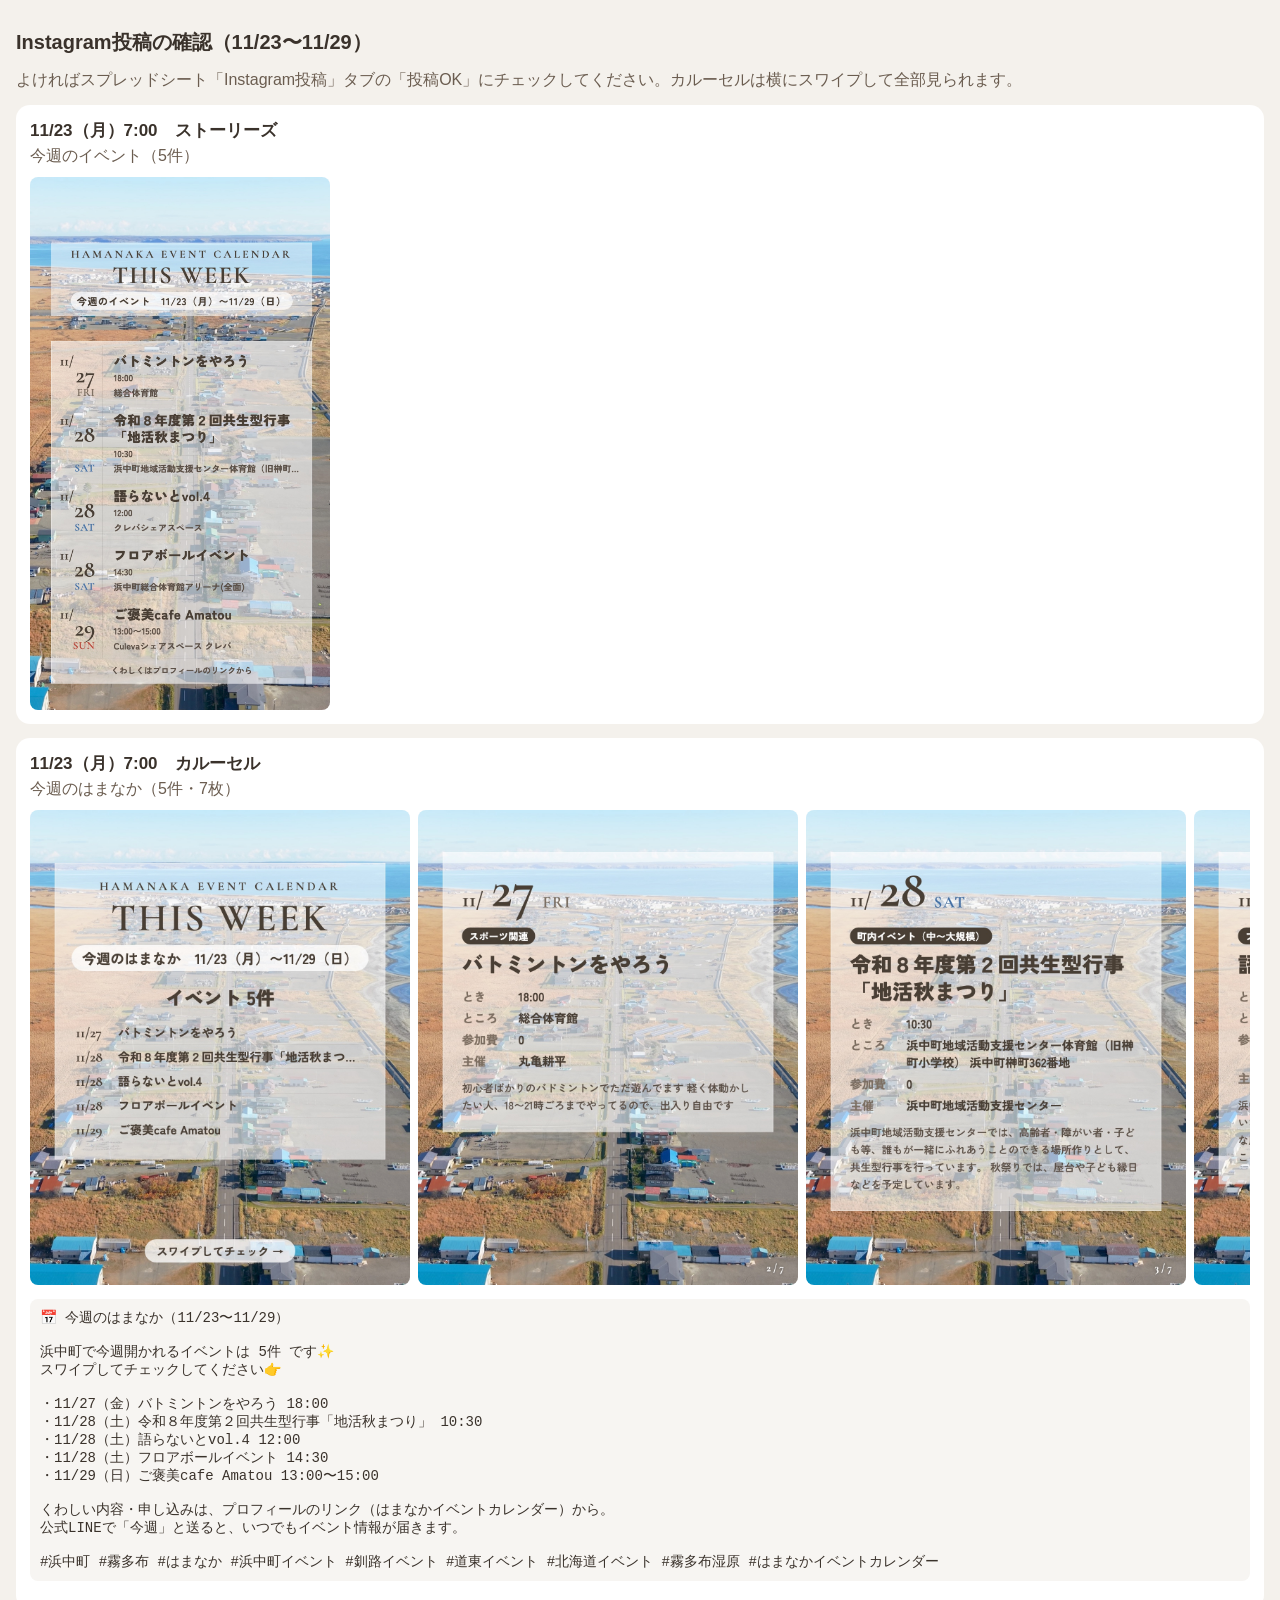
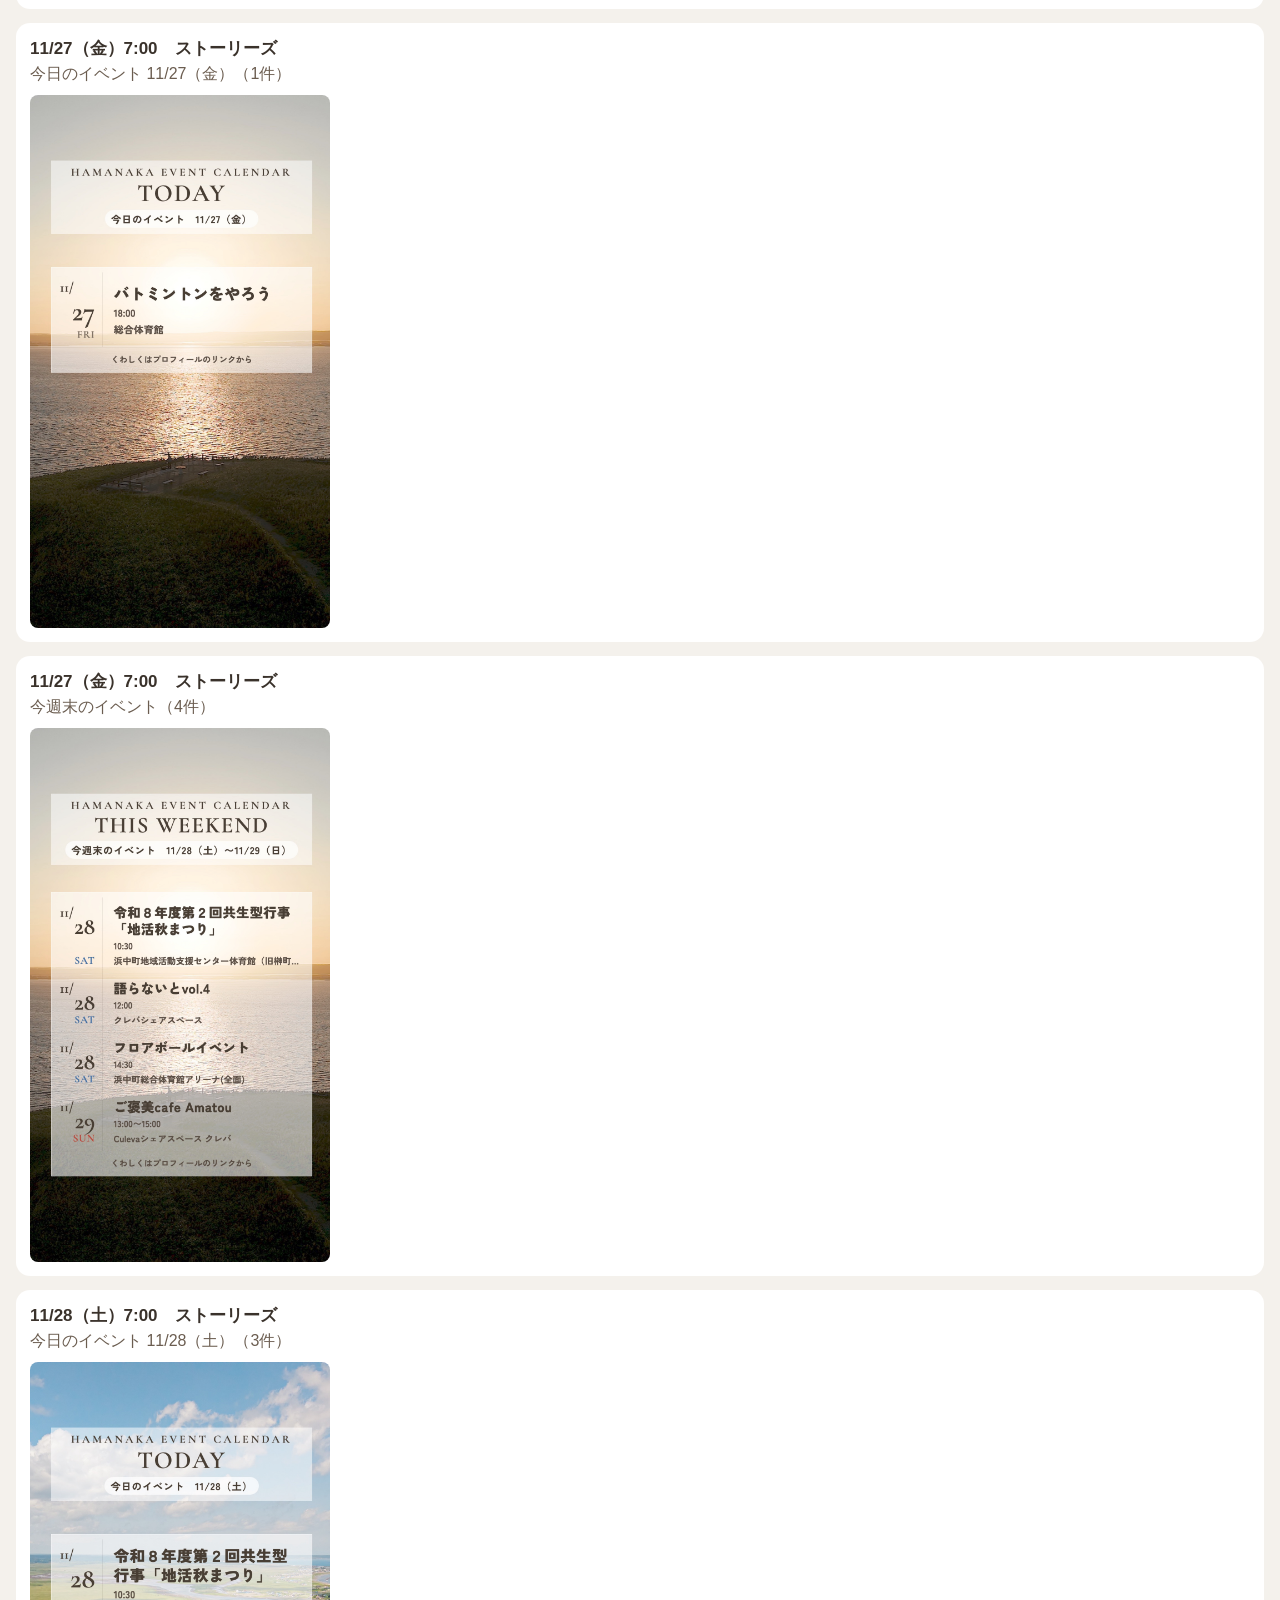
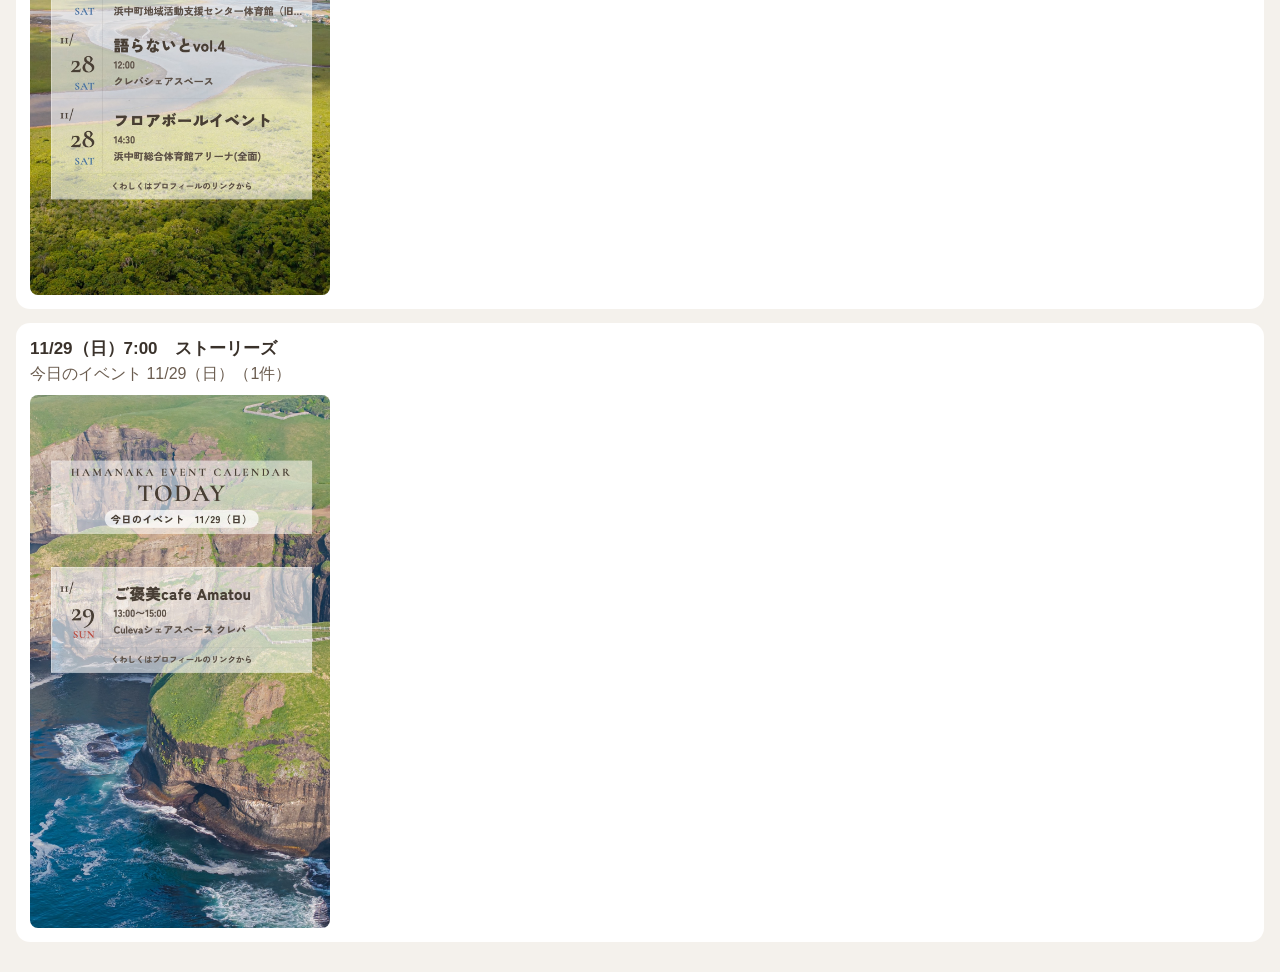
<file: ig/2026-11-23/index.html>
<!doctype html><html lang="ja"><head><meta charset="utf-8"><meta name="viewport" content="width=device-width,initial-scale=1">
<meta name="robots" content="noindex,nofollow"><title>Instagram投稿の確認 11/23〜</title>
<style>body{font-family:sans-serif;margin:0;padding:16px;background:#f4f1ec;color:#3a322b}h1{font-size:20px}
section{background:#fff;border-radius:14px;padding:14px;margin:14px 0}h2{font-size:17px;margin:0 0 4px}p{margin:0 0 10px;color:#6b5d50}
.imgs{display:flex;gap:8px;overflow-x:auto;scroll-snap-type:x mandatory}.imgs img{scroll-snap-align:start;border-radius:8px;flex:0 0 auto}
.story img{width:min(62vw,300px)}.carousel img{width:min(80vw,380px)}pre{white-space:pre-wrap;font-size:14px;background:#f7f5f2;padding:10px;border-radius:8px}</style></head>
<body><h1>Instagram投稿の確認（11/23〜11/29）</h1>
<p>よければスプレッドシート「Instagram投稿」タブの「投稿OK」にチェックしてください。カルーセルは横にスワイプして全部見られます。</p>
<section><h2>11/23（月）7:00　ストーリーズ</h2><p>今週のイベント（5件）</p><div class="imgs story"><img src="s_week.jpg" loading="lazy"></div></section><section><h2>11/23（月）7:00　カルーセル</h2><p>今週のはまなか（5件・7枚）</p><div class="imgs carousel"><img src="c_01.jpg" loading="lazy"><img src="c_02.jpg" loading="lazy"><img src="c_03.jpg" loading="lazy"><img src="c_04.jpg" loading="lazy"><img src="c_05.jpg" loading="lazy"><img src="c_06.jpg" loading="lazy"><img src="c_07.jpg" loading="lazy"></div><pre>📅 今週のはまなか（11/23〜11/29）

浜中町で今週開かれるイベントは 5件 です✨
スワイプしてチェックしてください👉

・11/27（金）バトミントンをやろう 18:00
・11/28（土）令和８年度第２回共生型行事「地活秋まつり」 10:30
・11/28（土）語らないとvol.4 12:00
・11/28（土）フロアボールイベント 14:30
・11/29（日）ご褒美cafe Amatou 13:00〜15:00

くわしい内容・申し込みは、プロフィールのリンク（はまなかイベントカレンダー）から。
公式LINEで「今週」と送ると、いつでもイベント情報が届きます。

#浜中町 #霧多布 #はまなか #浜中町イベント #釧路イベント #道東イベント #北海道イベント #霧多布湿原 #はまなかイベントカレンダー</pre></section><section><h2>11/27（金）7:00　ストーリーズ</h2><p>今日のイベント 11/27（金）（1件）</p><div class="imgs story"><img src="s_today_2026-11-27.jpg" loading="lazy"></div></section><section><h2>11/27（金）7:00　ストーリーズ</h2><p>今週末のイベント（4件）</p><div class="imgs story"><img src="s_weekend.jpg" loading="lazy"></div></section><section><h2>11/28（土）7:00　ストーリーズ</h2><p>今日のイベント 11/28（土）（3件）</p><div class="imgs story"><img src="s_today_2026-11-28.jpg" loading="lazy"></div></section><section><h2>11/29（日）7:00　ストーリーズ</h2><p>今日のイベント 11/29（日）（1件）</p><div class="imgs story"><img src="s_today_2026-11-29.jpg" loading="lazy"></div></section></body></html>
</file>
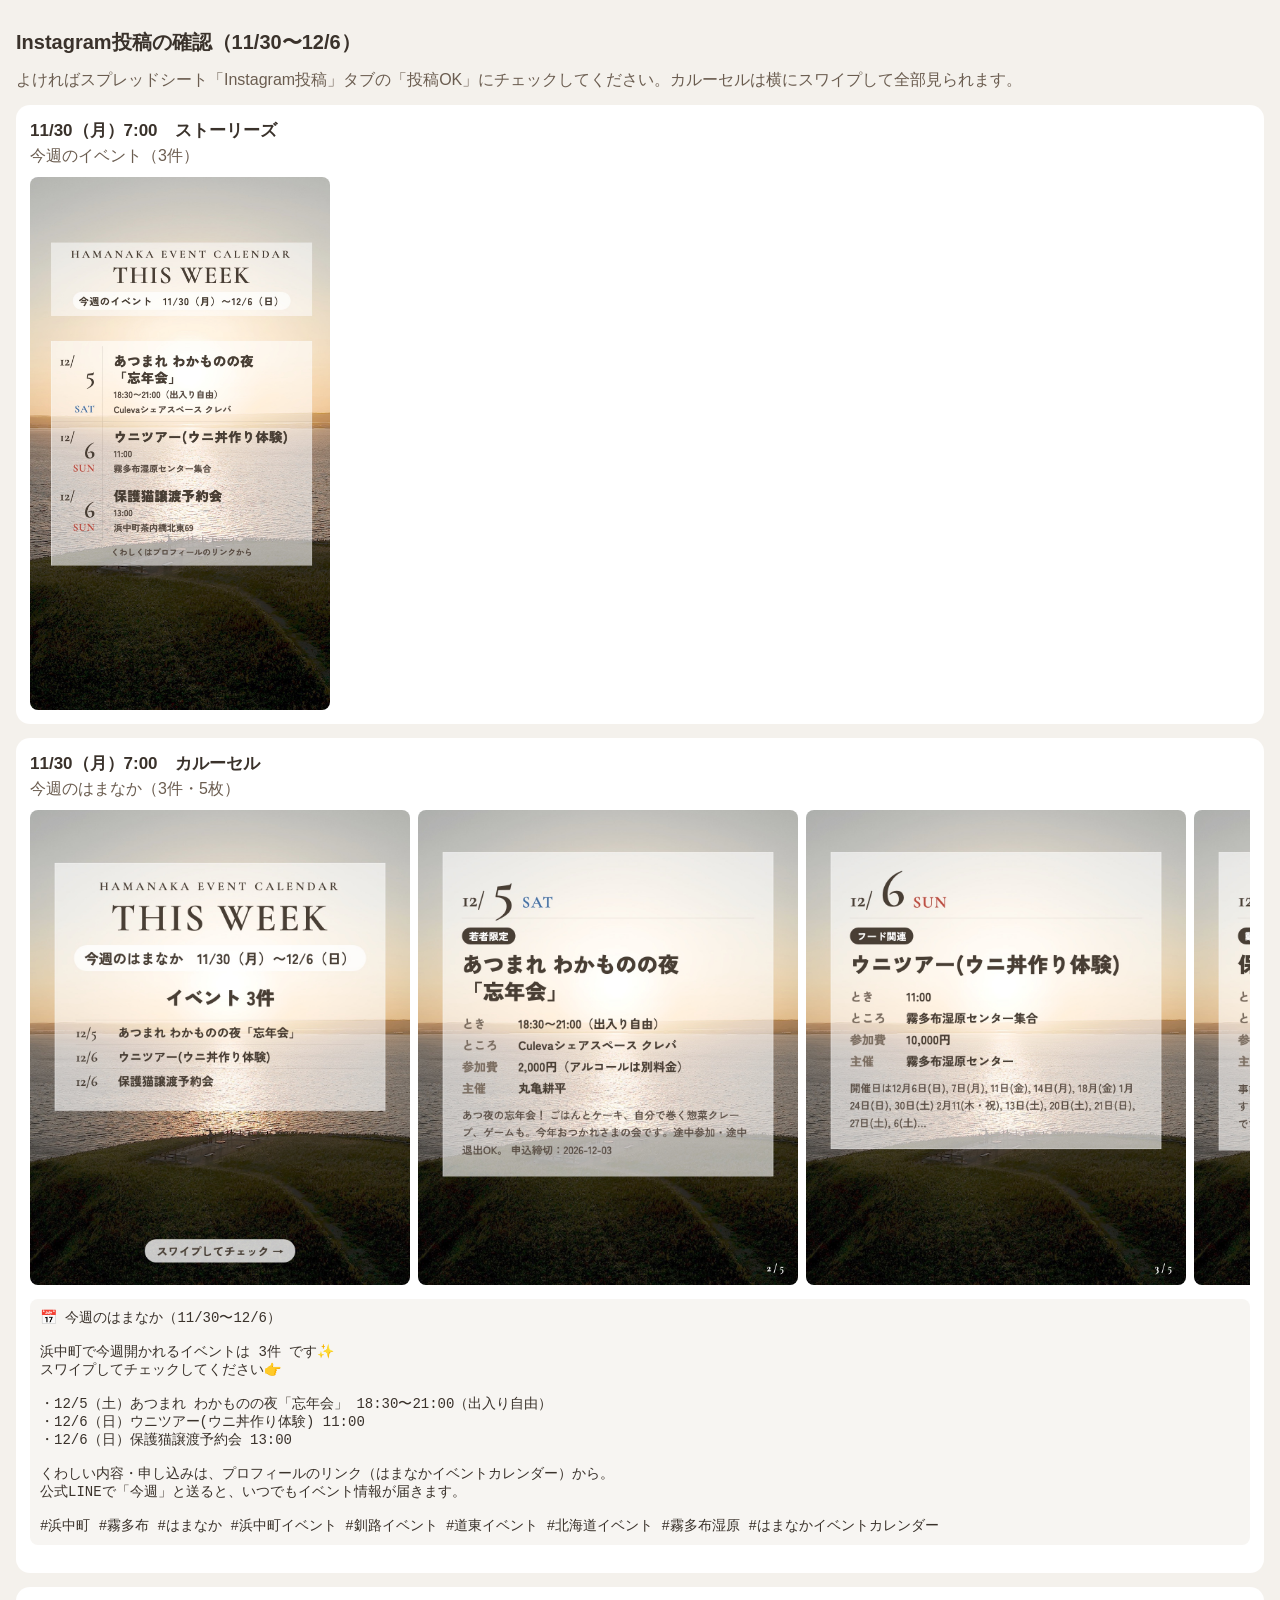
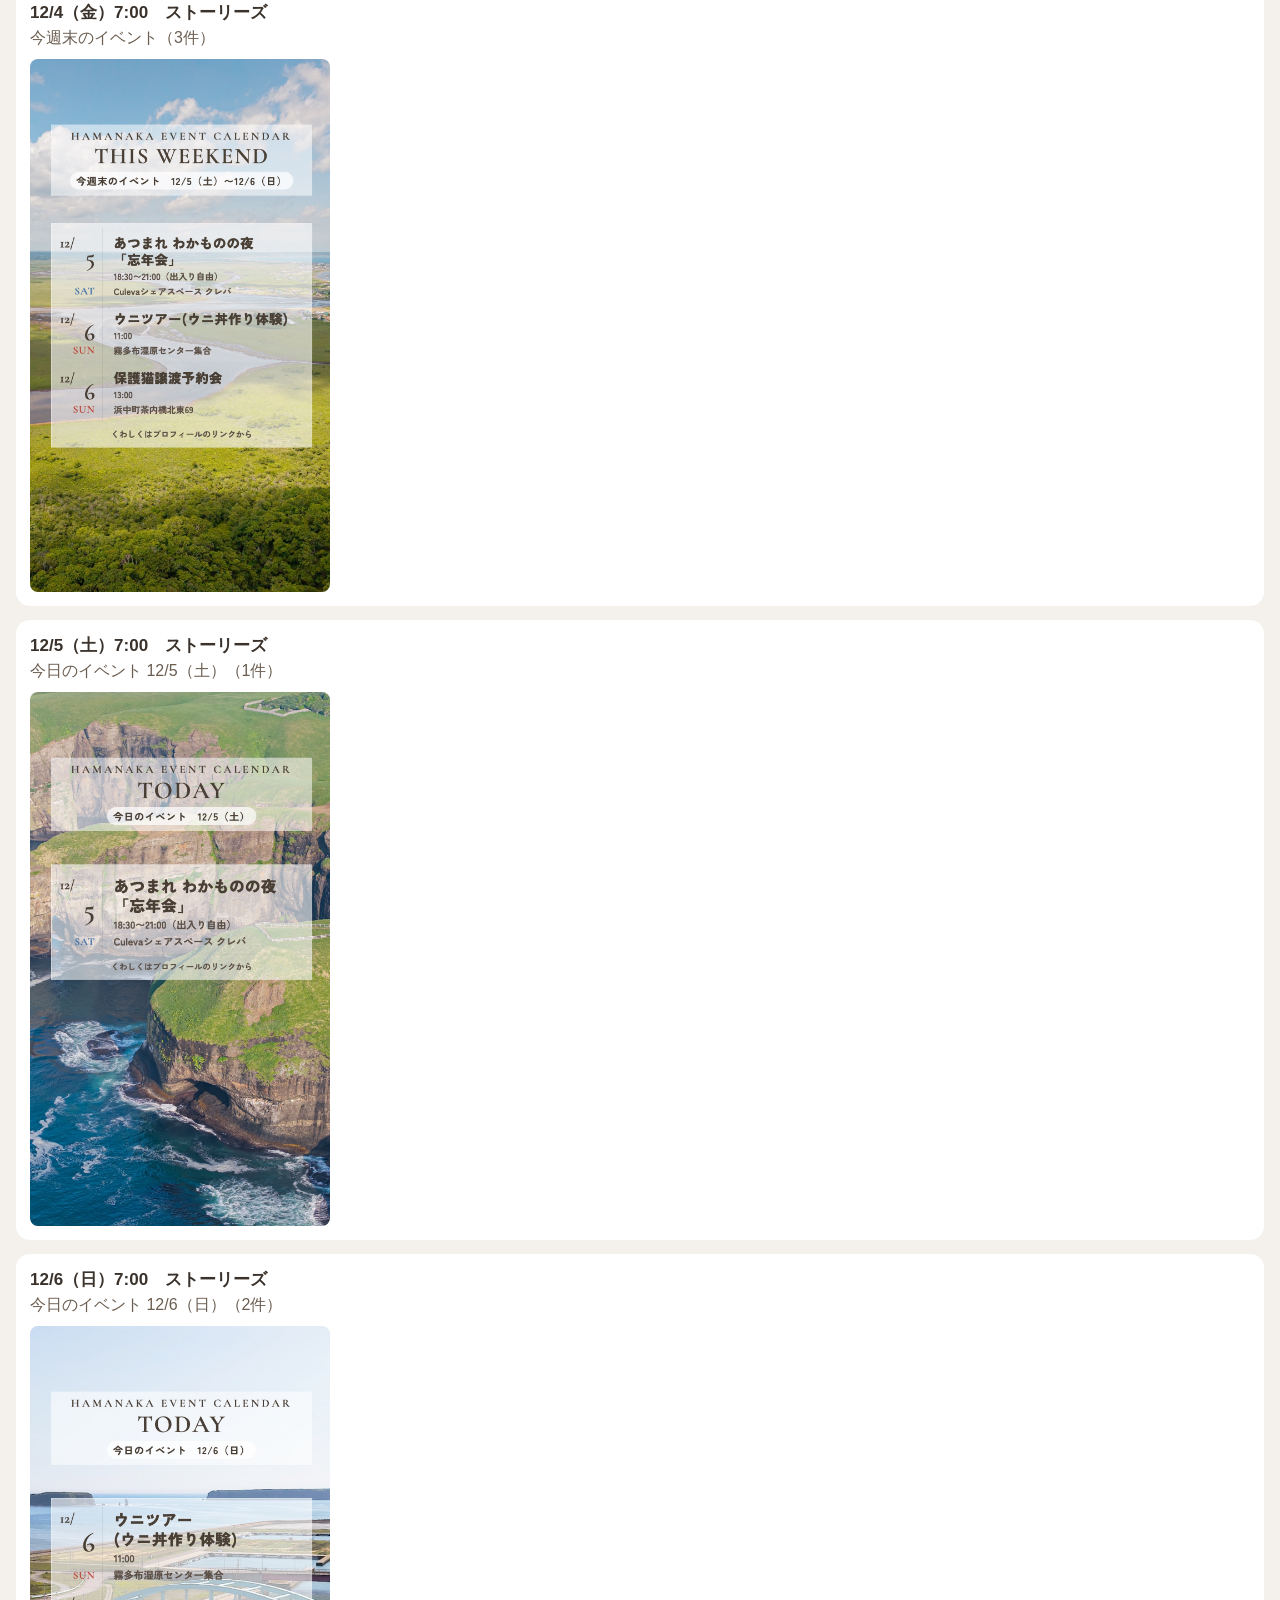
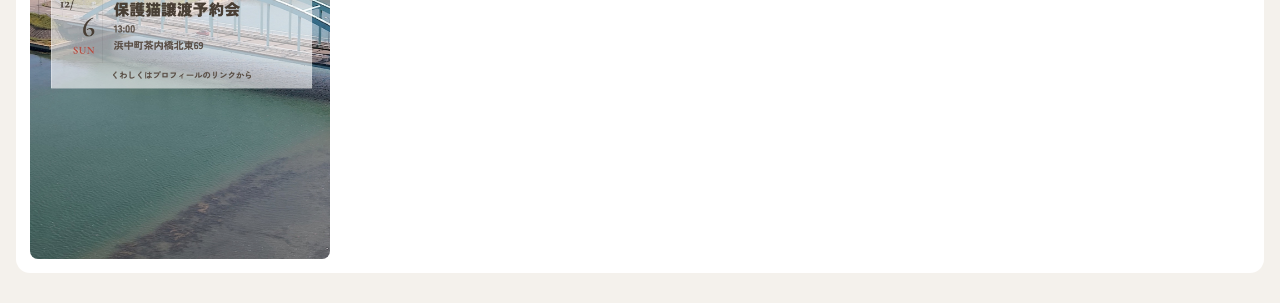
<file: ig/2026-11-30/index.html>
<!doctype html><html lang="ja"><head><meta charset="utf-8"><meta name="viewport" content="width=device-width,initial-scale=1">
<meta name="robots" content="noindex,nofollow"><title>Instagram投稿の確認 11/30〜</title>
<style>body{font-family:sans-serif;margin:0;padding:16px;background:#f4f1ec;color:#3a322b}h1{font-size:20px}
section{background:#fff;border-radius:14px;padding:14px;margin:14px 0}h2{font-size:17px;margin:0 0 4px}p{margin:0 0 10px;color:#6b5d50}
.imgs{display:flex;gap:8px;overflow-x:auto;scroll-snap-type:x mandatory}.imgs img{scroll-snap-align:start;border-radius:8px;flex:0 0 auto}
.story img{width:min(62vw,300px)}.carousel img{width:min(80vw,380px)}pre{white-space:pre-wrap;font-size:14px;background:#f7f5f2;padding:10px;border-radius:8px}</style></head>
<body><h1>Instagram投稿の確認（11/30〜12/6）</h1>
<p>よければスプレッドシート「Instagram投稿」タブの「投稿OK」にチェックしてください。カルーセルは横にスワイプして全部見られます。</p>
<section><h2>11/30（月）7:00　ストーリーズ</h2><p>今週のイベント（3件）</p><div class="imgs story"><img src="s_week.jpg" loading="lazy"></div></section><section><h2>11/30（月）7:00　カルーセル</h2><p>今週のはまなか（3件・5枚）</p><div class="imgs carousel"><img src="c_01.jpg" loading="lazy"><img src="c_02.jpg" loading="lazy"><img src="c_03.jpg" loading="lazy"><img src="c_04.jpg" loading="lazy"><img src="c_05.jpg" loading="lazy"></div><pre>📅 今週のはまなか（11/30〜12/6）

浜中町で今週開かれるイベントは 3件 です✨
スワイプしてチェックしてください👉

・12/5（土）あつまれ わかものの夜「忘年会」 18:30〜21:00（出入り自由）
・12/6（日）ウニツアー(ウニ丼作り体験) 11:00
・12/6（日）保護猫譲渡予約会 13:00

くわしい内容・申し込みは、プロフィールのリンク（はまなかイベントカレンダー）から。
公式LINEで「今週」と送ると、いつでもイベント情報が届きます。

#浜中町 #霧多布 #はまなか #浜中町イベント #釧路イベント #道東イベント #北海道イベント #霧多布湿原 #はまなかイベントカレンダー</pre></section><section><h2>12/4（金）7:00　ストーリーズ</h2><p>今週末のイベント（3件）</p><div class="imgs story"><img src="s_weekend.jpg" loading="lazy"></div></section><section><h2>12/5（土）7:00　ストーリーズ</h2><p>今日のイベント 12/5（土）（1件）</p><div class="imgs story"><img src="s_today_2026-12-05.jpg" loading="lazy"></div></section><section><h2>12/6（日）7:00　ストーリーズ</h2><p>今日のイベント 12/6（日）（2件）</p><div class="imgs story"><img src="s_today_2026-12-06.jpg" loading="lazy"></div></section></body></html>
</file>
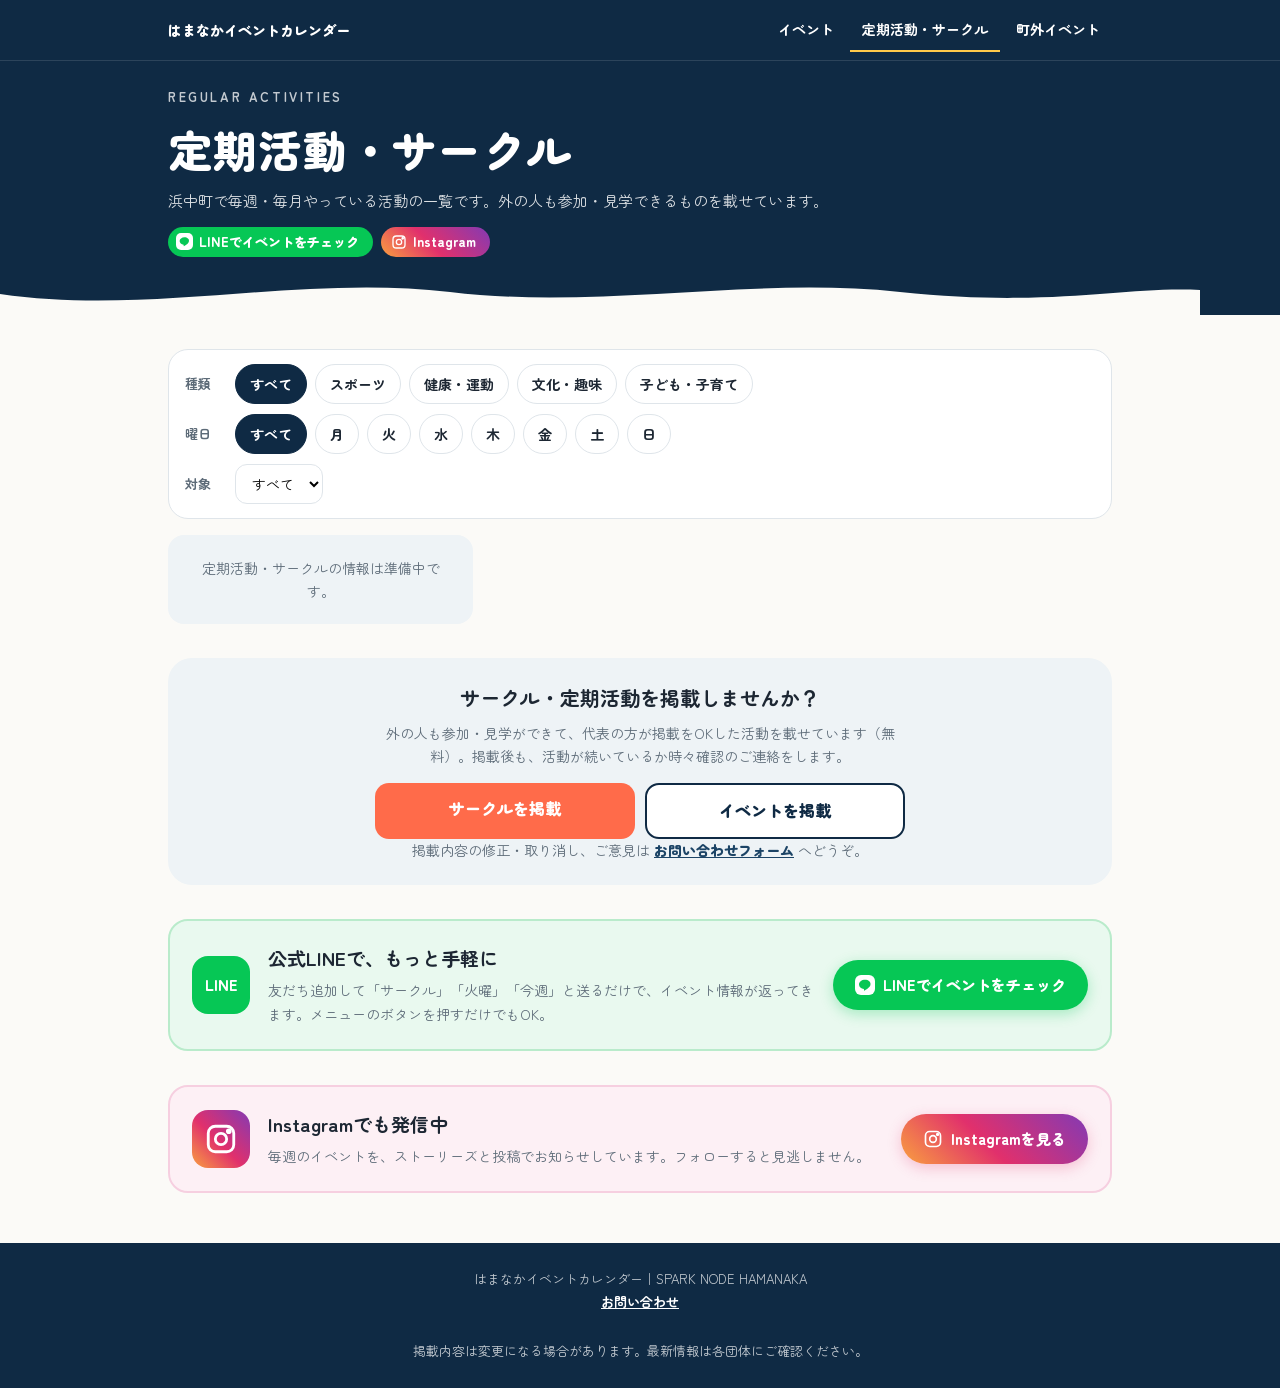
<file: regular.html>
<!DOCTYPE html>
<html lang="ja">
<head>
<meta charset="UTF-8">
<meta name="viewport" content="width=device-width, initial-scale=1">
<title>定期活動・サークル｜はまなかイベントカレンダー</title>
<meta name="description" content="北海道浜中町で毎週・毎月行われている定期活動・サークルの一覧。カテゴリ・曜日・対象で探せます。">
<link rel="icon" href="img/favicon.svg" type="image/svg+xml">
<link rel="apple-touch-icon" href="img/favicon.svg">
<meta name="theme-color" content="#0f2a44">
<!-- SNS（LINE・X・Facebook）でURLを共有したときの表示。
     公開後、下の2か所の「USERNAME」を自分のGitHubユーザー名に書き換える -->
<meta property="og:type" content="website">
<meta property="og:site_name" content="はまなかイベントカレンダー">
<meta property="og:title" content="定期活動・サークル｜はまなかイベントカレンダー">
<meta property="og:description" content="北海道浜中町のイベント情報をまとめてチェックできるイベントカレンダー。">
<meta property="og:url" content="https://marugamesan.github.io/hamanaka-event/regular.html">
<meta property="og:image" content="https://marugamesan.github.io/hamanaka-event/img/ogp.png">
<meta name="twitter:card" content="summary_large_image">
<link rel="preconnect" href="https://fonts.googleapis.com">
<link rel="preconnect" href="https://fonts.gstatic.com" crossorigin>
<link href="https://fonts.googleapis.com/css2?family=Zen+Maru+Gothic:wght@500;700;900&display=swap" rel="stylesheet">
<link rel="stylesheet" href="style.css?v=20261128e">
</head>
<body>

<header>
  <nav class="topnav" aria-label="メニュー">
    <div class="wrap">
      <a class="brand" href="./">はまなかイベントカレンダー</a>
      <div class="links">
        <a href="./#calendar">イベント</a>
        <a href="regular.html" class="cur">定期活動・サークル</a>
        <a href="outside.html">町外イベント</a>
      </div>
    </div>
  </nav>
  <div class="wrap page-head">
    <div class="logo">REGULAR ACTIVITIES</div>
    <h1>定期活動・サークル</h1>
    <p class="lead">浜中町で毎週・毎月やっている活動の一覧です。外の人も参加・見学できるものを載せています。</p>
    <div class="head-btns"><a class="line-btn sm hidden" data-line data-line-link target="_blank" rel="noopener">LINEでイベントをチェック</a>
      <a class="ig-btn sm hidden" data-ig data-ig-link target="_blank" rel="noopener">Instagram</a></div>
  </div>
  <svg class="waves" viewBox="0 0 1200 46" preserveAspectRatio="none"><path d="M0,24 C150,46 300,4 450,22 C600,40 750,6 900,22 C1050,38 1125,16 1200,20 L1200,46 L0,46 Z" fill="#fbfaf7"/></svg>
</header>

<main class="wrap">
  <section>
    <div class="filters">
      <div class="frow" id="fCat"><span class="lbl">種類</span></div>
      <div class="frow" id="fDay"><span class="lbl">曜日</span></div>
      <div class="frow"><label class="lbl" for="fTarget">対象</label><select id="fTarget"><option value="">すべて</option></select></div>
    </div>
    <p class="rcount" id="rcount">読み込み中…</p>
    <div class="rgrid" id="rgrid"></div>
  </section>

  <section id="postSec">
    <div class="post-box">
      <h2>サークル・定期活動を掲載しませんか？</h2>
      <p>外の人も参加・見学ができて、代表の方が掲載をOKした活動を載せています（無料）。掲載後も、活動が続いているか時々確認のご連絡をします。</p>
      <div class="post-btns">
        <a class="cta" id="postRegBtn" target="_blank" rel="noopener">サークルを掲載</a>
        <a class="cta sub" id="postBtn" target="_blank" rel="noopener">イベントを掲載</a>
      </div>
      <p class="contact-note hidden" data-contact>掲載内容の修正・取り消し、ご意見は <a data-contact-link target="_blank" rel="noopener">お問い合わせフォーム</a> へどうぞ。</p>
    </div>
  </section>

  <section id="lineSec" class="line-sec hidden" data-line>
    <div class="line-box">
      <div class="line-ic" aria-hidden="true">LINE</div>
      <div class="line-txt">
        <h2>公式LINEで、もっと手軽に</h2>
        <p>友だち追加して「サークル」「火曜」「今週」と送るだけで、イベント情報が返ってきます。メニューのボタンを押すだけでもOK。</p>
      </div>
      <a class="line-btn" data-line-link target="_blank" rel="noopener">LINEでイベントをチェック</a>
    </div>
  </section>
  <section id="igSec" class="ig-sec hidden" data-ig>
    <div class="ig-box">
      <div class="ig-ic" aria-hidden="true"></div>
      <div class="line-txt">
        <h2>Instagramでも発信中</h2>
        <p>毎週のイベントを、ストーリーズと投稿でお知らせしています。フォローすると見逃しません。</p>
      </div>
      <a class="ig-btn" data-ig-link target="_blank" rel="noopener">Instagramを見る</a>
    </div>
  </section>
</main>

<footer>
  はまなかイベントカレンダー｜<span id="operator"></span><span class="foot-contact-line hidden" data-contact><a class="foot-contact" data-contact-link target="_blank" rel="noopener">お問い合わせ</a></span><br>
  掲載内容は変更になる場合があります。最新情報は各団体にご確認ください。
</footer>

<script src="config.js?v=20261128e"></script>
<script src="common.js?v=20261128e"></script>
<script src="regular.js?v=20261128e"></script>
</body>
</html>
</file>
<file: style.css>
:root{
  --sea:#0f2a44; --sea2:#1c4466; --mist:#eef3f6; --paper:#fbfaf7;
  --ink:#1d2733; --sub:#5d6b78; --line:#dfe5ea;
  --coral:#ff6b4a; --coral-soft:#ffe8e1; --sun:#ffc94a;
  --r:16px;
}
*{box-sizing:border-box}
body{margin:0;font-family:"Zen Maru Gothic",system-ui,sans-serif;background:var(--paper);color:var(--ink);line-height:1.6;-webkit-font-smoothing:antialiased}
a{color:inherit}
.hidden{display:none!important}
.wrap{max-width:980px;margin:0 auto;padding:0 18px}

header{background:var(--sea);color:#fff;position:relative;overflow:hidden}
header .wrap{padding-top:34px;padding-bottom:58px;position:relative;z-index:1}
.logo{font-size:13px;letter-spacing:.2em;opacity:.75;font-weight:700}
h1{font-size:clamp(22px,6.4vw,44px);margin:6px 0 4px;font-weight:900;letter-spacing:.02em}
.lead{margin:0;opacity:.85;font-size:15px}
.waves{position:absolute;left:0;right:0;bottom:-1px;height:46px}
.today-pill{display:inline-block;margin:14px 8px 0 0;background:rgba(255,255,255,.12);border:1px solid rgba(255,255,255,.25);padding:4px 12px;border-radius:99px;font-size:13px}
.post-btn{display:inline-block;margin:14px 0 0 0;background:#fff;color:var(--sea);text-decoration:none;font-weight:900;font-size:13px;padding:5px 14px;border-radius:99px}
.loading{text-align:center;color:var(--sub);padding:30px 0 0;margin:0}

section{margin:34px 0}
.sec-head{display:flex;align-items:baseline;gap:10px;margin-bottom:14px}
.sec-head h2{margin:0;font-size:22px;font-weight:900}
.sec-head .en{font-size:12px;letter-spacing:.18em;color:var(--sub);font-weight:700}

.youth{margin-top:-30px;position:relative;z-index:2}
.youth-box{background:linear-gradient(135deg,var(--coral) 0%,#ff8a3d 100%);border-radius:24px;padding:20px;color:#fff;box-shadow:0 14px 34px -14px rgba(255,107,74,.6)}
.youth-box .sec-head h2{color:#fff}
.youth-box .sec-head .en{color:rgba(255,255,255,.8)}
.youth-grid{display:grid;grid-template-columns:repeat(auto-fit,minmax(260px,1fr));gap:14px}
.ycard{background:#fff;color:var(--ink);border-radius:var(--r);padding:16px 16px 14px;display:flex;gap:14px;cursor:pointer;transition:transform .15s}
.ycard:hover{transform:translateY(-2px)}
.datebox{flex:0 0 64px;text-align:center;border-radius:12px;background:var(--coral-soft);color:var(--coral);padding:8px 0;line-height:1.1;align-self:flex-start}
.datebox .m{font-size:12px;font-weight:700}
.datebox .d{font-size:28px;font-weight:900}
.datebox .w{font-size:12px;font-weight:700}
.ycard h3{margin:0 0 4px;font-size:17px;line-height:1.35}
.meta{font-size:13px;color:var(--sub)}
.count{display:inline-block;margin-top:6px;font-size:12px;font-weight:700;background:var(--sun);color:#5a3b00;padding:2px 9px;border-radius:99px}
.youth-empty{background:rgba(255,255,255,.18);border-radius:var(--r);padding:16px;font-size:14px}

.news{list-style:none;margin:0;padding:0;border-top:1px solid var(--line)}
.news li{display:flex;gap:12px;align-items:center;padding:13px 4px;border-bottom:1px solid var(--line);cursor:pointer}
.news li:hover{background:var(--mist)}
.news .posted{font-size:12px;color:var(--sub);flex:0 0 74px}
.news .title{flex:1;font-weight:700;font-size:15px}
.new-badge{font-size:11px;font-weight:900;color:#fff;background:var(--coral);padding:1px 7px;border-radius:6px;margin-left:6px;vertical-align:2px}
.tag{display:inline-block;font-size:11px;font-weight:700;padding:2px 8px;border-radius:99px;white-space:nowrap}

.switch{display:inline-flex;background:var(--mist);border-radius:99px;padding:4px;gap:2px;margin-bottom:14px}
.switch button{border:0;background:transparent;font:inherit;font-weight:700;font-size:14px;padding:8px 18px;border-radius:99px;cursor:pointer;color:var(--sub)}
.switch button.on{background:var(--sea);color:#fff}
.cal-card{background:#fff;border:1px solid var(--line);border-radius:20px;padding:16px}
.cal-nav{display:flex;align-items:center;justify-content:space-between;margin-bottom:10px}
.cal-nav h3{margin:0;font-size:19px;font-weight:900}
.navbtn{border:1px solid var(--line);background:#fff;width:38px;height:38px;border-radius:50%;font-size:18px;cursor:pointer;color:var(--sea)}
.navbtn:hover{background:var(--mist)}
.grid{display:grid;grid-template-columns:repeat(7,1fr);gap:4px}
.dow{text-align:center;font-size:12px;font-weight:700;color:var(--sub);padding:4px 0}
.dow.sun{color:#d9534f}.dow.sat{color:#2f7fc1}
.cell{aspect-ratio:1/1;min-height:44px;border-radius:12px;display:flex;flex-direction:column;align-items:center;justify-content:flex-start;padding-top:6px;font-size:14px;font-weight:700;border:2px solid transparent}
.cell.out{opacity:.25}
.cell.has{background:var(--mist);cursor:pointer}
.cell.has:hover{border-color:var(--sea2)}
.cell.has.y{background:var(--coral-soft)}
.cell.today{border-color:var(--sea)}
.cell.sel{background:var(--sea)!important;color:#fff}
.dots{display:flex;gap:3px;margin-top:4px;justify-content:center;min-height:7px}
.dot{width:7px;height:7px;border-radius:50%;display:inline-block}
.cell.sel .dot{box-shadow:0 0 0 1.5px #fff}
.legend{display:flex;gap:14px;flex-wrap:wrap;font-size:12px;color:var(--sub);margin-top:12px}
.legend span{display:inline-flex;align-items:center;gap:5px}

.week{display:grid;grid-template-columns:repeat(7,1fr);gap:6px}
.wday{border-radius:14px;background:var(--mist);text-align:center;padding:10px 0 8px;font-weight:700}
.wday .wd{font-size:12px;color:var(--sub)}
.wday .dn{font-size:20px}
.wday.has{background:var(--coral-soft)}
.wday.today{outline:2px solid var(--sea)}

.list{margin-top:16px;display:flex;flex-direction:column;gap:10px}
.list-title{font-size:14px;font-weight:700;color:var(--sub);margin:18px 0 0}
.ev{display:flex;gap:14px;background:#fff;border:1px solid var(--line);border-radius:var(--r);padding:14px;cursor:pointer}
.ev:hover{border-color:var(--sea2)}
.ev .datebox{background:var(--mist);color:var(--sea)}
.ev.y .datebox{background:var(--coral-soft);color:var(--coral)}
.ev h4{margin:2px 0 4px;font-size:16px}
.ev.past{opacity:.55}
.empty{padding:22px;text-align:center;color:var(--sub);background:var(--mist);border-radius:var(--r);font-size:14px}

.tbd{display:flex;gap:10px;flex-wrap:wrap}
.tbd div{background:#fff;border:1px dashed #b9c6d1;border-radius:14px;padding:10px 14px;font-size:14px;font-weight:700;cursor:pointer}
.tbd small{display:block;font-weight:500;color:var(--sub);font-size:12px}

.post-box{background:var(--mist);border-radius:24px;padding:24px 20px;text-align:center}
.post-box h2{margin:0 0 8px;font-size:20px}
.post-box p{margin:0 auto;max-width:520px;font-size:14px;color:var(--sub)}
.post-box .cta{max-width:320px;margin:16px auto 0}

.modal-bg{position:fixed;inset:0;background:rgba(15,42,68,.55);display:none;align-items:flex-end;justify-content:center;z-index:50}
.modal-bg.open{display:flex}
.modal{background:#fff;width:100%;max-width:560px;border-radius:24px 24px 0 0;padding:22px 20px 28px;max-height:88vh;overflow:auto;animation:up .2s ease-out}
@media(min-width:640px){.modal-bg{align-items:center}.modal{border-radius:24px}}
@keyframes up{from{transform:translateY(30px);opacity:0}to{transform:none;opacity:1}}
.modal h3{margin:8px 0 10px;font-size:22px;line-height:1.35}
.modal dl{display:grid;grid-template-columns:84px 1fr;gap:6px 10px;margin:14px 0;font-size:14px}
.modal dt{color:var(--sub);font-weight:700}
.modal dd{margin:0;word-break:break-word}
.modal p{font-size:15px;margin:10px 0;white-space:pre-wrap}
.close{float:right;border:0;background:var(--mist);width:36px;height:36px;border-radius:50%;font-size:18px;cursor:pointer}
.cta{display:block;text-align:center;background:var(--coral);color:#fff;text-decoration:none;font-weight:900;padding:13px;border-radius:14px;margin-top:14px}
.note{font-size:12px;color:var(--sub);background:var(--mist);padding:8px 12px;border-radius:10px}

footer{background:var(--sea);color:rgba(255,255,255,.75);font-size:13px;padding:26px 0;margin-top:50px;text-align:center}

/* イベント画像 */
.ev>div:nth-child(2){flex:1;min-width:0}
.ev .thumb{width:72px;height:72px;object-fit:cover;border-radius:10px;flex-shrink:0;background:var(--mist)}
.modal .pics{display:grid;gap:8px;margin:10px 0}
.modal .pics img{cursor:zoom-in;display:block;width:100%;max-height:70vh;object-fit:contain;border-radius:12px;background:var(--mist)}
.zoom{position:fixed;inset:0;background:rgba(0,0,0,.9);display:none;align-items:center;justify-content:center;z-index:60;padding:12px;cursor:zoom-out}
.zoom.open{display:flex}
.zoom img{max-width:100%;max-height:100%;object-fit:contain;-webkit-touch-callout:none}
.zoom .close{position:absolute;top:12px;right:12px;width:40px;height:40px;border-radius:50%;border:0;background:rgba(255,255,255,.9);font-size:22px;cursor:pointer}

/* ---------- ヘッダーのメニュー ---------- */
.topnav{position:relative;z-index:2;border-bottom:1px solid rgba(255,255,255,.12)}
.topnav .wrap{display:flex;align-items:center;justify-content:space-between;gap:10px;flex-wrap:wrap;padding-top:8px;padding-bottom:8px}
.topnav .brand{font-weight:900;font-size:14px;text-decoration:none;color:#fff}
.topnav .links{display:flex;gap:4px;flex-wrap:wrap}
.topnav .links a{color:#fff;text-decoration:none;font-size:14px;font-weight:700;padding:10px 12px;border-bottom:2px solid transparent}
.topnav .links a.cur{border-bottom-color:var(--sun)}
.topnav .links a:hover{opacity:.8}
header .wrap.page-head{padding-top:26px}

/* ---------- 日付の行 ---------- */
.date-line{font-size:13px;font-weight:700;color:var(--sea2)}
.news li{align-items:flex-start}
.news .posted{display:inline-block;margin-top:2px;font-size:12px;color:var(--sub);font-weight:500}

/* ---------- カレンダー：定期活動の切り替え ---------- */
.cal-tools{display:flex;flex-wrap:wrap;gap:10px;align-items:center;margin-bottom:14px}
.cal-tools .switch{margin-bottom:0}
.reg-toggle{display:inline-flex;align-items:center;gap:10px;border:1.5px solid #2f7d8a;background:#fff;color:#1f5f69;font:inherit;font-weight:700;font-size:14px;padding:6px 14px 6px 6px;border-radius:99px;cursor:pointer;min-height:44px}
.reg-toggle .knob{width:36px;height:22px;border-radius:99px;border:2px solid #2f7d8a;position:relative;flex-shrink:0}
.reg-toggle .knob::after{content:"";position:absolute;top:2px;left:2px;width:14px;height:14px;border-radius:50%;background:#2f7d8a;transition:left .15s}
.reg-toggle[aria-pressed="true"]{background:#2f7d8a;color:#fff}
.reg-toggle[aria-pressed="true"] .knob{border-color:#fff}
.reg-toggle[aria-pressed="true"] .knob::after{left:16px;background:#fff}
.dot.rg{background:transparent;border:1.5px dashed #2f7d8a;width:8px;height:8px}
.cell.rgday{border:1.5px dashed #9cc3ca;cursor:pointer}
.cell.rgday:hover{border-color:#2f7d8a}
.wday.rgday{outline:1.5px dashed #9cc3ca;outline-offset:-2px}
.ev.rg{background:transparent;border:1.5px dashed #9cc3ca;text-decoration:none;color:inherit;opacity:.9}
.ev.rg:hover{border-color:#2f7d8a}
.rg-when{flex:0 0 64px;font-size:11px;font-weight:700;color:#1f5f69;text-align:center;align-self:center;line-height:1.35}
.tag.rg-tag{background:#fff;color:#1f5f69;border:1px dashed #2f7d8a}
.tag.visit{background:#fdeedd;color:#8a4512}

/* ---------- 定期活動の帯（横スクロール） ---------- */
.sec-lead{margin:-6px 0 14px;font-size:14px;color:var(--sub)}
.rband{display:flex;gap:12px;overflow-x:auto;scroll-snap-type:x mandatory;padding:2px 2px 10px;-webkit-overflow-scrolling:touch}
.rband .empty{flex:1}
.rcard{flex:0 0 min(78%,260px);scroll-snap-align:start;background:#fff;border:1px solid var(--line);border-radius:var(--r);padding:14px;text-decoration:none;color:inherit;display:flex;flex-direction:column;gap:6px}
.rcard:hover{border-color:#2f7d8a}
.rcard h3{margin:0;font-size:16px;line-height:1.4}
.rcard .count{margin-top:0}
.checked{font-size:12px;color:var(--sub);margin-top:auto}
.more{display:inline-block;margin-top:6px;font-weight:900;color:#1f5f69;text-decoration:none;padding:10px 0}
.more:hover{text-decoration:underline}

/* ---------- 掲載ボタン 2つ ---------- */
.post-btns{display:flex;gap:10px;justify-content:center;flex-wrap:wrap;margin-top:16px}
.post-btns .cta{margin:0;flex:1 1 200px;max-width:260px}
.cta.sub{background:#fff;color:var(--sea);border:2px solid var(--sea)}
.cta.soon{background:#eef1f3;color:#55626e;border-color:#cfd6dc;cursor:default}

/* ---------- 定期活動の一覧ページ ---------- */
.filters{display:flex;flex-direction:column;gap:10px;background:#fff;border:1px solid var(--line);border-radius:20px;padding:14px 16px;margin-bottom:16px}
.frow{display:flex;gap:8px;align-items:center;flex-wrap:wrap}
.frow .lbl{font-size:13px;font-weight:700;color:var(--sub);width:42px;flex-shrink:0}
.chip{border:1.5px solid var(--line);background:#fff;color:var(--ink);font:inherit;font-size:14px;font-weight:700;padding:6px 14px;border-radius:99px;cursor:pointer;min-height:40px}
.chip.on{background:var(--sea);border-color:var(--sea);color:#fff}
.frow select{font:inherit;font-size:14px;padding:8px 12px;border-radius:12px;border:1.5px solid var(--line);background:#fff;min-height:40px;max-width:100%}
.rcount{font-size:14px;color:var(--sub);margin:0 0 10px}
.rgrid{display:grid;grid-template-columns:repeat(auto-fill,minmax(280px,1fr));gap:14px}
.rgcard{background:#fff;border:1px solid var(--line);border-radius:var(--r);padding:16px;display:flex;flex-direction:column;gap:8px;scroll-margin-top:16px}
.rgcard:target{border-color:#2f7d8a;box-shadow:0 0 0 3px #d7ecef}
.rgcard h3{margin:0;font-size:18px;line-height:1.4}
.rgcard dl{display:grid;grid-template-columns:56px 1fr;gap:4px 8px;margin:0;font-size:14px}
.rgcard dt{color:var(--sub);font-weight:700}
.rgcard dd{margin:0;word-break:break-word}
.rgcard .desc{font-size:14px;margin:0;white-space:pre-wrap;color:var(--ink)}
.rgcard .foot{display:flex;justify-content:space-between;align-items:center;gap:8px;flex-wrap:wrap;margin-top:auto;padding-top:6px}
.rgcard .cta{margin:0;padding:10px 16px;font-size:14px;border-radius:99px;background:var(--sea)}
.cell.today.rgday{border:2px solid var(--sea)}

/* ---------- 若者イベント（コンパクト・1件） ---------- */
.youth-box{padding:14px 14px 12px;border-radius:20px}
.youth-box .sec-head{margin-bottom:8px}
.youth-box .sec-head h2{font-size:18px}
.youth-grid{grid-template-columns:1fr}
.ycard{padding:12px;gap:12px;align-items:center}
.ycard .datebox{flex-basis:54px;padding:6px 0}
.ycard .datebox .d{font-size:22px}
.ycard>div:nth-child(2){flex:1;min-width:0}
.ycard h3{font-size:16px}
.ycard .thumb{width:64px;height:64px;object-fit:cover;border-radius:10px;flex-shrink:0}
.youth-more{margin:8px 2px 0;font-size:12px;color:rgba(255,255,255,.9)}

/* ---------- イベント一覧 → カレンダーの順 ---------- */
#listArea .list-title{margin-top:0}
#listArea + .cal-card{margin-top:18px}
.wday[data-day]{cursor:pointer}

/* ---------- 日付タップのポップアップ ---------- */
.day-sub{margin:4px 0 0;font-size:13px;color:var(--sub);font-weight:700}
.modal .day-list{margin-top:10px}
.modal .day-list .ev{padding:12px}
.back{border:0;background:none;font:inherit;font-weight:700;font-size:14px;color:var(--sea2);padding:8px 0;cursor:pointer}

/* ---------- 共有ボタン ---------- */
.share{margin-top:18px;padding-top:14px;border-top:1px solid var(--line)}
.share-ttl{margin:0 0 8px;font-size:13px;font-weight:700;color:var(--sub)}
.share-btns{display:flex;flex-wrap:wrap;gap:8px}
.sbtn{display:inline-flex;align-items:center;justify-content:center;min-height:44px;padding:0 16px;border-radius:99px;font:inherit;font-size:14px;font-weight:700;text-decoration:none;cursor:pointer;border:1.5px solid var(--line);background:#fff;color:var(--ink)}
.sbtn.native{background:var(--sea);border-color:var(--sea);color:#fff}
.sbtn.line{background:#06c755;border-color:#06c755;color:#fff}
.sbtn.x{background:#111;border-color:#111;color:#fff}
.sbtn.fb{background:#1877f2;border-color:#1877f2;color:#fff}
.toast{white-space:nowrap;position:fixed;left:50%;bottom:24px;transform:translate(-50%,20px);background:var(--sea);color:#fff;padding:10px 18px;border-radius:99px;font-size:14px;font-weight:700;opacity:0;pointer-events:none;transition:.2s;z-index:80}
.toast.show{opacity:1;transform:translate(-50%,0)}

/* ---------- カレンダー → 細い一覧 ---------- */
#listArea .list-title{margin-top:20px;display:flex;align-items:baseline;gap:8px}
#listArea + .cal-card{margin-top:0}
.list-n{font-size:12px;font-weight:700;color:var(--sub)}
.slim-list{margin-top:8px;background:#fff;border:1px solid var(--line);border-radius:var(--r);overflow:hidden}
.slim-list .empty{border-radius:0}
.slim{display:grid;grid-template-columns:1fr auto;grid-template-areas:"date arrow" "main arrow";column-gap:10px;row-gap:2px;width:100%;text-align:left;font:inherit;color:inherit;text-decoration:none;background:#fff;border:0;border-top:1px solid var(--line);padding:10px 14px;cursor:pointer;min-height:56px;align-items:center}
.slim:first-child{border-top:0}
.slim:hover{background:var(--mist)}
.slim .s-date{grid-area:date;font-size:12px;font-weight:700;color:var(--sea2)}
.slim.y .s-date{color:var(--coral)}
.slim .s-main{grid-area:main;display:flex;align-items:center;gap:8px;min-width:0}
.slim .s-title{font-size:15px;font-weight:700;line-height:1.4;overflow:hidden;text-overflow:ellipsis;white-space:nowrap;min-width:0}
.slim .tag{flex-shrink:0}
.slim .s-arrow{grid-area:arrow;font-size:20px;color:var(--sub)}
.slim.rg{background:#fbfefe}
.slim.rg .s-date{color:#1f5f69}
@media(min-width:640px){
  .slim{grid-template-columns:200px 1fr auto;grid-template-areas:"date main arrow"}
}

/* ---------- 今週のイベント（カレンダーの上） ---------- */
#listArea .list-title{margin-top:0;flex-wrap:wrap}
.list-range{order:3;flex-basis:100%;font-size:12px;font-weight:500;color:var(--sub)}
#listArea + .cal-tools{margin-top:22px}
#listArea .empty{text-align:left}

/* ---------- 公式LINE ---------- */
.head-btns{display:flex;flex-wrap:wrap;gap:8px;align-items:center;margin-top:14px}
.head-btns .post-btn{margin:0}
.line-btn{display:inline-flex;align-items:center;justify-content:center;gap:8px;background:#06c755;color:#fff;font-weight:900;text-decoration:none;border-radius:999px;padding:13px 22px;font-size:15px;box-shadow:0 4px 14px rgba(6,199,85,.3);white-space:nowrap}
.line-btn::before{content:"";flex:0 0 auto;width:20px;height:20px;border-radius:6px;background:#fff url("data:image/svg+xml,%3Csvg xmlns='http://www.w3.org/2000/svg' viewBox='0 0 24 24'%3E%3Cpath fill='%2306c755' d='M12 4C7 4 3 7.2 3 11.1c0 3.5 3.1 6.4 7.3 7l.3 2c.1.5.6.6 1 .3 1.6-1.1 5.6-3.6 7.2-5.7.9-1.1 1.4-2.3 1.4-3.6C21 7.2 17 4 12 4z'/%3E%3C/svg%3E") center/16px no-repeat}
.line-btn:hover{filter:brightness(1.05)}
.line-btn.sm{padding:5px 14px 5px 8px;font-size:13px;gap:6px;box-shadow:none}
.line-btn.sm::before{width:17px;height:17px;border-radius:5px;background-size:13px}
.line-sec{margin-top:26px}
.line-box{display:flex;align-items:center;gap:18px;flex-wrap:wrap;background:#e9f9ef;border:2px solid #b9ebcb;border-radius:20px;padding:22px}
.line-ic{flex:0 0 auto;width:58px;height:58px;border-radius:16px;background:#06c755;color:#fff;font-weight:900;font-size:15px;display:flex;align-items:center;justify-content:center}
.line-txt{flex:1 1 260px;min-width:0}
.line-txt h2{font-size:19px;margin:0 0 6px;color:var(--ink)}
.line-txt p{margin:0;color:var(--sub);font-size:14px;line-height:1.7}
@media (max-width:560px){.line-box .line-btn{width:100%}}

/* ---------- 祝日・土日 ---------- */
.cell .num{line-height:1.25}
.cell.sun .num,.cell.hol .num{color:#d64545}
.cell.sat .num{color:#2f6fb5}
.cell.hol .num{text-decoration:underline;text-decoration-thickness:2px;text-underline-offset:3px}
.cell.hol{cursor:pointer}
.cell.sel .num{color:#fff}
.hol-mark{display:inline-flex;align-items:center;justify-content:center;width:18px;height:18px;border-radius:5px;background:#fde8e8;color:#d64545;font-size:11px;font-weight:900;text-decoration:underline;text-underline-offset:2px}
.hol-name{display:inline-block;margin:6px 0 0;padding:4px 12px;border-radius:99px;background:#fde8e8;color:#c03a3a;font-size:14px;font-weight:800}

/* ---------- お問い合わせ ---------- */
.contact-note{margin:16px 0 0;font-size:13px;color:var(--sub)}
.contact-note a{color:var(--sea2);font-weight:800}
footer a.foot-contact{color:#fff;font-weight:700}
footer .foot-contact-line{display:block;margin:2px 0 8px}

/* ---------- 町外イベント ---------- */
.o-caution{font-size:13px;color:var(--sub);background:#fff8e6;border:1px solid #f3e1b0;border-radius:14px;padding:10px 14px;margin:0 0 12px;line-height:1.7}
.o-head{font-size:18px;margin:26px 0 12px;display:flex;align-items:center;gap:8px}
.o-now{font-size:12px;background:var(--coral);color:#fff;border-radius:99px;padding:2px 10px}
.o-when{display:inline-block;font-size:13px;font-weight:800;color:var(--sub);background:var(--mist);border-radius:99px;padding:3px 12px}
.o-when.fixed{background:var(--coral-soft);color:#c2442a}
.o-big{display:inline-block;vertical-align:middle;font-size:11px;font-weight:900;color:#7a5600;background:var(--sun);border-radius:6px;padding:1px 7px;margin-left:4px}
.o-tags{display:flex;gap:6px;flex-wrap:wrap}
.o-tags .tag{background:#e1effa;color:#1f5f95}
.o-tags .tag.g{background:#eef1f3;color:#55626e}
.ocard .o-where{font-size:13px;color:var(--sub)}
.ocard .o-when{align-self:flex-start}
@media (max-width:480px){.topnav .links a{padding:10px 8px;font-size:13px}.topnav .brand{font-size:13px}}

/* ---------- Instagram ---------- */
.ig-btn{display:inline-flex;align-items:center;justify-content:center;gap:8px;background:linear-gradient(45deg,#f9a03f,#e1306c 45%,#833ab4);color:#fff;font-weight:900;text-decoration:none;border-radius:999px;padding:13px 22px;font-size:15px;white-space:nowrap;box-shadow:0 4px 14px rgba(225,48,108,.25)}
.ig-btn::before{content:"";flex:0 0 auto;width:20px;height:20px;background:url("data:image/svg+xml,%3Csvg xmlns='http://www.w3.org/2000/svg' viewBox='0 0 24 24' fill='none' stroke='%23fff' stroke-width='2'%3E%3Crect x='3' y='3' width='18' height='18' rx='5'/%3E%3Ccircle cx='12' cy='12' r='4'/%3E%3Ccircle cx='17.5' cy='6.5' r='1' fill='%23fff'/%3E%3C/svg%3E") center/20px no-repeat}
.ig-btn:hover{filter:brightness(1.05)}
.ig-btn.sm{padding:5px 14px 5px 10px;font-size:13px;gap:6px;box-shadow:none}
.ig-btn.sm::before{width:16px;height:16px;background-size:16px}
.ig-sec{margin-top:16px}
.ig-box{display:flex;align-items:center;gap:18px;flex-wrap:wrap;background:#fdf0f5;border:2px solid #f6cfe0;border-radius:20px;padding:22px}
.ig-ic{flex:0 0 auto;width:58px;height:58px;border-radius:16px;background:url("data:image/svg+xml,%3Csvg xmlns='http://www.w3.org/2000/svg' viewBox='0 0 24 24' fill='none' stroke='%23fff' stroke-width='2'%3E%3Crect x='3' y='3' width='18' height='18' rx='5'/%3E%3Ccircle cx='12' cy='12' r='4'/%3E%3Ccircle cx='17.5' cy='6.5' r='1' fill='%23fff'/%3E%3C/svg%3E") center/34px no-repeat,linear-gradient(45deg,#f9a03f,#e1306c 45%,#833ab4)}
@media (max-width:560px){.ig-box .ig-btn{width:100%}}
</file>
